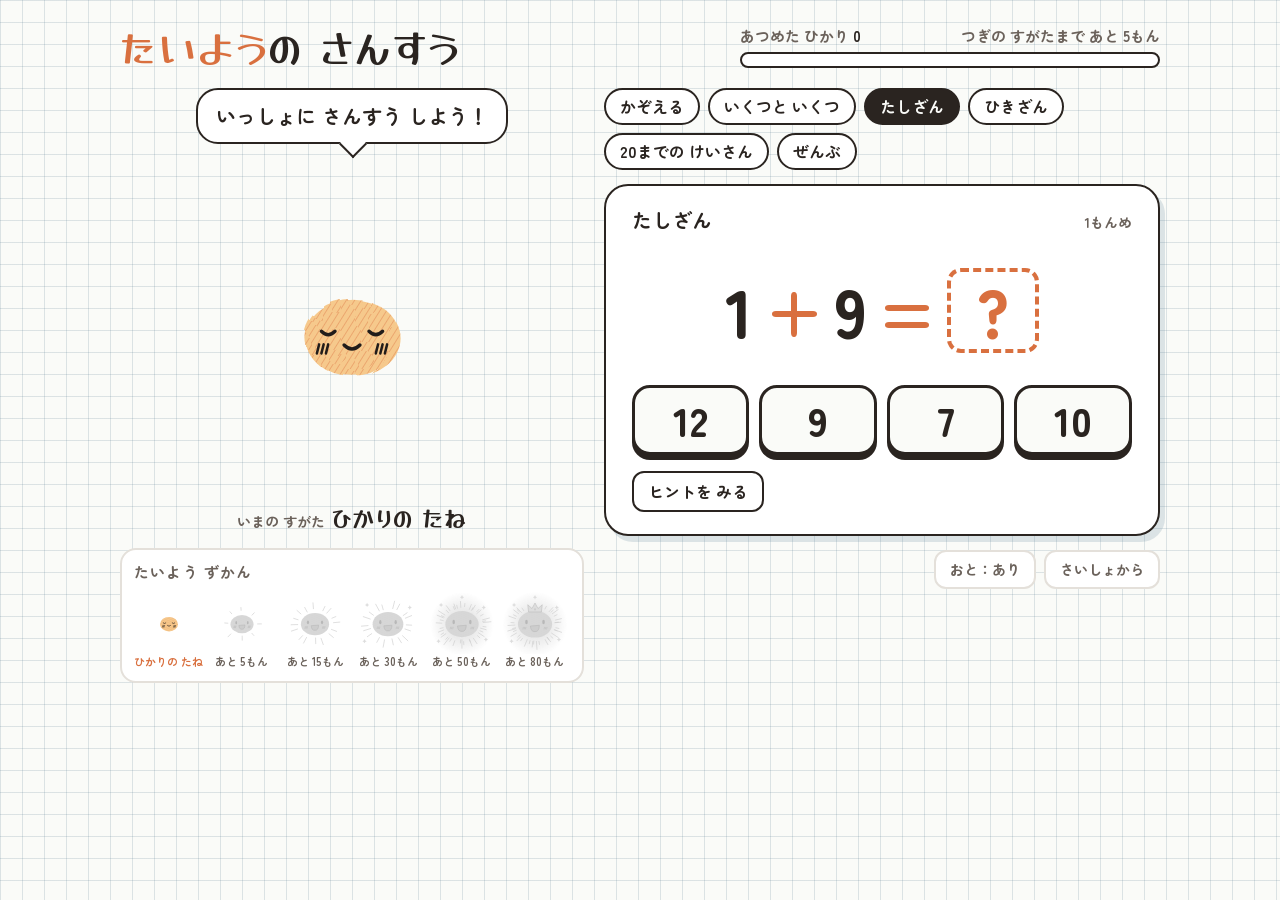
<file: sansu/index.html>
<!doctype html>
<html lang="ja">
<head>
<meta charset="utf-8">
<meta name="viewport" content="width=device-width, initial-scale=1, viewport-fit=cover">
<title>たいようの さんすう</title>
<meta name="claude:viewport-fit-sides" content="cover">
<link rel="preconnect" href="https://fonts.googleapis.com">
<link rel="preconnect" href="https://fonts.gstatic.com" crossorigin>
<link rel="stylesheet" href="https://fonts.googleapis.com/css2?family=Yusei+Magic&family=Zen+Maru+Gothic:wght@500;700;900&display=swap">
<style>
/* Layout: 方眼ノートの上に、左に「たいよう」、右に もんだいカード。スマホでは たてに ならべる */
:root {
  --paper: #FAFBF8;
  --grid: rgba(96, 128, 150, .20);
  --ink: #2A2420;
  --muted: #6B625B;
  --card: #FFFFFF;
  --line: #E4E0DA;
  --sun: #EE9A5E;
  --sun-deep: #D9703F;
  --ray: #D8634A;
  --sky: #5E9BD3;
  --ok: #2F8F55;
  --ok-bg: #E3F4E8;
  --ng: #C9483B;
  --ng-bg: #FBE7E3;
  --face: #211C1A;
  --gold: #F2C14B;
  --font-hand: "Yusei Magic", "Zen Maru Gothic", "Hiragino Maru Gothic ProN", "Hiragino Sans", sans-serif;
  --font-body: "Zen Maru Gothic", "Hiragino Maru Gothic ProN", "Hiragino Sans", "Noto Sans JP", sans-serif;
}
@media (prefers-color-scheme: dark) {
  :root:not([data-theme="light"]) {
    --paper: #1C2026; --grid: rgba(150, 180, 205, .12); --ink: #F3EEE8; --muted: #B5ADA5;
    --card: #282D35; --line: #3A404A; --ray: #F08566; --sky: #7DB4E6;
    --ok: #6CCB8D; --ok-bg: #1F3A2A; --ng: #F08A7C; --ng-bg: #43262A;
    color-scheme: dark;
  }
}
:root[data-theme="dark"] {
  --paper: #1C2026; --grid: rgba(150, 180, 205, .12); --ink: #F3EEE8; --muted: #B5ADA5;
  --card: #282D35; --line: #3A404A; --ray: #F08566; --sky: #7DB4E6;
  --ok: #6CCB8D; --ok-bg: #1F3A2A; --ng: #F08A7C; --ng-bg: #43262A;
  color-scheme: dark;
}

* { box-sizing: border-box; }
[hidden] { display: none !important; }
body {
  background-color: var(--paper);
  background-image:
    linear-gradient(var(--grid) 1px, transparent 1px),
    linear-gradient(90deg, var(--grid) 1px, transparent 1px);
  background-size: 22px 22px;
  color: var(--ink);
  font-family: var(--font-body);
  font-size: 18px;
  line-height: 1.6;
  padding-left: max(16px, env(safe-area-inset-left, 0px));
  padding-right: max(16px, env(safe-area-inset-right, 0px));
  padding-block: 16px 32px;
}
button { font: inherit; color: inherit; cursor: pointer; }
button:focus-visible { outline: 3px solid var(--sky); outline-offset: 3px; }

.app { max-width: 1040px; margin: 0 auto; display: grid; gap: 20px; }

/* ---------- あたま ---------- */
.top { display: flex; flex-wrap: wrap; align-items: center; justify-content: space-between; gap: 12px 20px; }
.top h1 { margin: 0; font-family: var(--font-hand); font-weight: 400; font-size: clamp(28px, 6vw, 40px); line-height: 1.1; letter-spacing: .04em; text-wrap: balance; }
.top h1 span { color: var(--sun-deep); }
.meter { flex: 1 1 260px; max-width: 420px; display: grid; gap: 4px; }
.meter-row { display: flex; justify-content: space-between; gap: 8px; font-size: 15px; color: var(--muted); font-weight: 700; }
.meter-row b { color: var(--ink); font-variant-numeric: tabular-nums; }
.bar { height: 16px; border-radius: 99px; background: var(--card); border: 2px solid var(--ink); overflow: hidden; }
.bar i { display: block; height: 100%; width: 0; background: repeating-linear-gradient(-45deg, var(--sun), var(--sun) 8px, var(--sun-deep) 8px, var(--sun-deep) 11px); transition: width .5s ease; }

/* ---------- ほんたい ---------- */
.main { display: grid; grid-template-columns: minmax(0, 5fr) minmax(0, 6fr); gap: 20px; align-items: start; }
@media (max-width: 760px) { .main { grid-template-columns: minmax(0, 1fr); } }

.buddy { display: grid; gap: 12px; justify-items: center; min-width: 0; }
.bubble {
  position: relative; background: var(--card); border: 2.5px solid var(--ink); border-radius: 22px;
  padding: 10px 18px; font-weight: 700; font-size: 20px; text-align: center; max-width: 100%; min-height: 54px;
  display: flex; align-items: center; justify-content: center;
}
.bubble::after {
  content: ""; position: absolute; left: 50%; bottom: -12px; width: 18px; height: 18px; margin-left: -9px;
  background: var(--card); border-right: 2.5px solid var(--ink); border-bottom: 2.5px solid var(--ink); transform: rotate(45deg);
}
.char-box { width: min(100%, 340px); aspect-ratio: 1; max-width: 100%; }
.char-box svg { width: 100%; height: 100%; display: block; overflow: visible; }
.stage-name { font-family: var(--font-hand); font-size: 24px; margin-top: -10px; }
.stage-name small { font-family: var(--font-body); font-size: 14px; color: var(--muted); font-weight: 700; margin-right: 6px; }

.zukan { width: 100%; background: var(--card); border: 2px solid var(--line); border-radius: 16px; padding: 10px 12px 12px; }
.zukan h2 { margin: 0 0 6px; font-size: 15px; color: var(--muted); letter-spacing: .08em; }
.zukan ol { list-style: none; margin: 0; padding: 0; display: grid; grid-template-columns: repeat(6, minmax(0, 1fr)); gap: 4px; }
.zukan li { display: grid; justify-items: center; text-align: center; font-size: 11px; line-height: 1.3; color: var(--muted); font-weight: 700; }
.zukan li svg { width: 100%; max-width: 64px; aspect-ratio: 1; display: block; }
.zukan li.locked svg { filter: grayscale(1) brightness(.75); opacity: .3; }
.zukan li.now { color: var(--sun-deep); }

/* キャラの うごき */
.char .whole { transform-origin: 150px 160px; animation: float 3.2s ease-in-out infinite; }
.char.happy .whole { animation: jump .7s cubic-bezier(.3,1.6,.5,1) 1; }
.char.oops .whole { animation: wobble .5s ease 1; }
.char .rays { transform-origin: 150px 160px; animation: spin 40s linear infinite; }
.char .sparkle { animation: twinkle 1.6s ease-in-out infinite; transform-box: fill-box; transform-origin: center; }
.char .sparkle:nth-of-type(2n) { animation-delay: .8s; }
@keyframes float { 50% { transform: translateY(-6px); } }
@keyframes jump { 0% { transform: translateY(0) scale(1); } 35% { transform: translateY(-28px) scale(1.06, .96); } 100% { transform: translateY(0) scale(1); } }
@keyframes wobble { 20% { transform: rotate(-6deg); } 50% { transform: rotate(5deg); } 80% { transform: rotate(-2deg); } }
@keyframes spin { to { transform: rotate(360deg); } }
@keyframes twinkle { 50% { transform: scale(.4); opacity: .4; } }

.c-body { fill: var(--sun); }
.c-hatch { fill: url(#crayon); }
.c-ray { stroke: var(--ray); stroke-width: 3; stroke-linecap: round; fill: none; }
.c-face { fill: var(--face); }
.c-stroke { stroke: var(--face); fill: none; stroke-linecap: round; stroke-linejoin: round; }
.c-mouth { fill: #E2604A; stroke: var(--face); stroke-width: 2.6; stroke-linejoin: round; }
.c-seed { fill: #F6C98C; }
.c-gold { fill: var(--gold); stroke: var(--face); stroke-width: 2.4; stroke-linejoin: round; }
.c-jewel { fill: #E2604A; }
.c-spark { fill: var(--gold); }
.c-drop { fill: var(--sky); }
.hatch-line { stroke: var(--sun-deep); stroke-width: 1.5; opacity: .45; }

/* ---------- もんだい ---------- */
.quiz { display: grid; gap: 14px; min-width: 0; }
.modes { display: flex; flex-wrap: wrap; gap: 8px; }
.mode {
  border: 2px solid var(--ink); background: var(--card); border-radius: 99px; padding: 6px 14px;
  font-weight: 700; font-size: 16px; line-height: 1.3;
}
.mode[aria-pressed="true"] { background: var(--ink); color: var(--paper); }

.card {
  background: var(--card); border: 2.5px solid var(--ink); border-radius: 24px;
  padding: 18px clamp(14px, 3vw, 26px) 22px; display: grid; gap: 16px; box-shadow: 5px 6px 0 var(--grid);
}
.card-head { display: flex; justify-content: space-between; align-items: baseline; gap: 10px; flex-wrap: wrap; }
.prompt { margin: 0; font-size: 20px; font-weight: 700; }
.qno { font-size: 14px; color: var(--muted); font-weight: 700; font-variant-numeric: tabular-nums; }

.eq {
  display: flex; flex-wrap: wrap; align-items: center; justify-content: center; gap: 4px 12px;
  font-weight: 900; font-size: clamp(44px, 11vw, 68px); line-height: 1.1; font-variant-numeric: tabular-nums;
}
.eq .word { font-size: .5em; font-weight: 700; color: var(--muted); }
.eq .op { color: var(--sun-deep); }
.blank {
  display: inline-grid; place-items: center; min-width: 1.35em; height: 1.25em; padding: 0 .12em;
  border: 4px dashed var(--sun-deep); border-radius: 14px; color: var(--sun-deep);
}
.blank.filled { border-style: solid; border-color: var(--ok); color: var(--ok); background: var(--ok-bg); }

.dots { display: grid; grid-template-columns: repeat(5, 34px); gap: 6px; justify-content: center; }
.dots.big { grid-template-columns: repeat(5, 44px); gap: 8px; }
.dot {
  width: 34px; height: 34px; border-radius: 50%; border: 2px solid var(--face);
  display: grid; place-items: center; font-size: 14px; font-weight: 900; color: var(--face);
}
.dots.big .dot { width: 44px; height: 44px; font-size: 17px; }
.dot.sun { background: var(--sun); }
.dot.sky { background: var(--sky); }
.dot.empty { background: transparent; border-style: dashed; border-color: var(--muted); color: var(--muted); }
.dot.gone { background: var(--sun); opacity: .35; position: relative; }
.dot.gone::before, .dot.gone::after { content: ""; position: absolute; width: 120%; height: 3px; background: var(--ng); border-radius: 2px; }
.dot.gone::before { transform: rotate(45deg); }
.dot.gone::after { transform: rotate(-45deg); }
.dot:nth-child(10n+1):not(:first-child) { margin-top: 10px; }
.dot:nth-child(10n+2):not(:nth-child(2)), .dot:nth-child(10n+3):not(:nth-child(3)),
.dot:nth-child(10n+4):not(:nth-child(4)), .dot:nth-child(10n+5):not(:nth-child(5)) { margin-top: 10px; }
.hint-box { display: grid; gap: 6px; justify-items: center; padding: 12px; border-radius: 16px; background: var(--paper); border: 2px dashed var(--line); }
.hint-box p { margin: 0; font-size: 15px; color: var(--muted); font-weight: 700; text-align: center; }

.choices { display: grid; grid-template-columns: repeat(4, minmax(0, 1fr)); gap: 10px; }
@media (max-width: 460px) { .choices { grid-template-columns: repeat(2, minmax(0, 1fr)); } }
.choice {
  border: 3px solid var(--ink); background: var(--paper); border-radius: 18px; padding: 8px 0;
  font-weight: 900; font-size: 40px; line-height: 1.2; font-variant-numeric: tabular-nums;
  box-shadow: 0 5px 0 var(--ink); transition: transform .08s, box-shadow .08s;
}
.choice:hover:not(:disabled) { background: var(--card); }
.choice:active:not(:disabled) { transform: translateY(4px); box-shadow: 0 1px 0 var(--ink); }
.choice.right { background: var(--ok-bg); border-color: var(--ok); color: var(--ok); box-shadow: 0 5px 0 var(--ok); }
.choice.wrong { background: var(--ng-bg); border-color: var(--ng); color: var(--ng); box-shadow: 0 2px 0 var(--ng); transform: translateY(3px); animation: shake .35s; }
.choice:disabled { cursor: default; }
@keyframes shake { 25% { translate: -6px 0; } 75% { translate: 6px 0; } }

.tools { display: flex; flex-wrap: wrap; justify-content: space-between; gap: 10px; }
.btn { border: 2px solid var(--ink); background: var(--card); border-radius: 12px; padding: 6px 14px; font-weight: 700; font-size: 16px; }
.btn.primary { background: var(--sun-deep); border-color: var(--sun-deep); color: #fff; }
.btn.ghost { border-color: var(--line); color: var(--muted); font-size: 14px; }

.foot { display: flex; flex-wrap: wrap; gap: 8px; justify-content: flex-end; align-items: center; font-size: 14px; color: var(--muted); }

/* ---------- せいちょう おめでとう ---------- */
.overlay { position: fixed; inset: 0; z-index: 20; display: grid; place-items: center; padding: max(16px, env(safe-area-inset-top, 0px)) max(16px, env(safe-area-inset-right, 0px)) max(16px, env(safe-area-inset-bottom, 0px)) max(16px, env(safe-area-inset-left, 0px)); background: rgba(20, 16, 12, .55); overflow-y: auto; }
.panel { display: grid; gap: 8px; justify-items: center; width: 100%; }
.overlay-card .sub { color: var(--muted); font-size: 16px; }

/* ---------- じゃんけん ---------- */
.jk-field { display: grid; grid-template-columns: 1fr auto 1fr; align-items: center; gap: 8px; width: 100%; margin-top: 4px; }
.jk-side { display: grid; justify-items: center; gap: 4px; font-weight: 700; font-size: 15px; color: var(--muted); }
.jk-char { width: 112px; height: 112px; display: grid; place-items: center; }
.jk-char svg { width: 100%; height: 100%; overflow: visible; }
.jk-you { border-radius: 50%; border: 3px dashed var(--line); font-family: var(--font-hand); font-size: 26px; color: var(--sky); width: 80px; height: 80px; margin: 8px; }
.jk-hand {
  width: 92px; height: 92px; border-radius: 22px; border: 3px solid var(--ink); background: var(--paper);
  display: grid; place-items: center; font-size: 52px; line-height: 1; font-weight: 900; color: var(--muted);
}
.jk-hand.shake { animation: fist .24s ease-in-out infinite; }
.jk-hand.win { border-color: var(--ok); background: var(--ok-bg); }
.jk-hand.lose { border-color: var(--line); opacity: .6; }
@keyframes fist { 50% { transform: translateY(-8px) rotate(-6deg); } }
.jk-vs { font-family: var(--font-hand); font-size: 26px; color: var(--sun-deep); }
.jk-msg { font-size: 20px; min-height: 1.6em; text-wrap: balance; word-break: keep-all; }
.jk-picks { display: grid; grid-template-columns: repeat(3, minmax(0, 1fr)); gap: 10px; width: 100%; }
.jk-pick {
  border: 3px solid var(--ink); background: var(--paper); border-radius: 18px; padding: 8px 0 6px;
  display: grid; justify-items: center; gap: 2px; font-weight: 900; font-size: 16px;
  box-shadow: 0 5px 0 var(--ink); transition: transform .08s, box-shadow .08s;
}
.jk-pick span { font-size: 40px; line-height: 1.1; }
.jk-pick:active:not(:disabled) { transform: translateY(4px); box-shadow: 0 1px 0 var(--ink); }
.jk-pick:disabled { opacity: .45; cursor: default; }
.jk-stars { display: flex; gap: 10px; font-size: 30px; line-height: 1; }
.jk-stars .w { color: var(--gold); }
.jk-stars .l { color: var(--muted); }
.jk-stars .p { color: var(--line); }
.overlay-card {
  background: var(--card); border: 3px solid var(--ink); border-radius: 28px; padding: 22px 22px 26px;
  width: min(420px, 100%); display: grid; gap: 8px; justify-items: center; text-align: center;
  animation: pop .45s cubic-bezier(.3,1.5,.5,1);
}
.overlay-card h2 { margin: 0; font-family: var(--font-hand); font-weight: 400; font-size: 30px; color: var(--sun-deep); }
.overlay-card p { margin: 0; font-weight: 700; }
.overlay-card .char-box { width: min(260px, 70vw); }
.overlay-card .btn { font-size: 20px; padding: 10px 28px; margin-top: 8px; }
@keyframes pop { from { transform: scale(.6); opacity: 0; } }

@media (prefers-reduced-motion: reduce) {
  *, *::before, *::after { animation: none !important; transition: none !important; }
}
</style>
</head>
<body>

<svg width="0" height="0" style="position:absolute" aria-hidden="true">
  <defs>
    <filter id="wobble" x="-10%" y="-10%" width="120%" height="120%">
      <feTurbulence type="fractalNoise" baseFrequency="0.035" numOctaves="2" seed="4"/>
      <feDisplacementMap in="SourceGraphic" scale="5"/>
    </filter>
    <pattern id="crayon" width="5" height="5" patternUnits="userSpaceOnUse" patternTransform="rotate(32)">
      <line x1="0" y1="0" x2="0" y2="5" class="hatch-line"/>
    </pattern>
    <radialGradient id="halo">
      <stop offset="45%" stop-color="#FFD98A" stop-opacity=".75"/>
      <stop offset="100%" stop-color="#FFD98A" stop-opacity="0"/>
    </radialGradient>
  </defs>
</svg>

<div class="app">
  <header class="top">
    <h1><span>たいよう</span>の さんすう</h1>
    <div class="meter" aria-live="polite">
      <div class="meter-row"><span>あつめた ひかり <b id="total">0</b></span><span id="nextText"></span></div>
      <div class="bar"><i id="barFill"></i></div>
    </div>
  </header>

  <main class="main">
    <section class="buddy" aria-label="たいよう">
      <div class="bubble" id="bubble" aria-live="polite">いっしょに さんすう しよう！</div>
      <div class="char-box" id="charBox"></div>
      <div class="stage-name" id="stageName"></div>
      <div class="zukan">
        <h2>たいよう ずかん</h2>
        <ol id="zukan"></ol>
      </div>
    </section>

    <section class="quiz" aria-label="もんだい">
      <div class="modes" id="modes" role="group" aria-label="もんだいの しゅるい"></div>
      <div class="card">
        <div class="card-head">
          <p class="prompt" id="prompt"></p>
          <span class="qno" id="qno"></span>
        </div>
        <div id="visual"></div>
        <div class="eq" id="eq"></div>
        <div id="hint"></div>
        <div class="choices" id="choices"></div>
        <div class="tools">
          <button class="btn" id="hintBtn" type="button">ヒントを みる</button>
          <button class="btn primary" id="nextBtn" type="button" hidden>つぎの もんだい</button>
        </div>
      </div>
      <div class="foot">
        <button class="btn ghost" id="soundBtn" type="button"></button>
        <button class="btn ghost" id="resetBtn" type="button">さいしょから</button>
      </div>
    </section>
  </main>
</div>

<div class="overlay" id="overlay" hidden>
  <div class="overlay-card" role="dialog" aria-modal="true" aria-labelledby="ovTitle">
    <div class="panel" id="growPanel">
      <h2 id="ovTitle">たいようが そだったよ！</h2>
      <div class="char-box" id="ovChar"></div>
      <p id="ovText"></p>
      <p class="sub">おいわいに じゃんけん しよう！</p>
      <button class="btn primary" id="ovBtn" type="button">じゃんけんで あそぶ</button>
    </div>

    <div class="panel" id="jkPanel" hidden>
      <h2>じゃんけん しょうぶ</h2>
      <p class="sub" id="jkRound"></p>
      <div class="jk-field">
        <div class="jk-side">
          <div class="jk-char" id="jkChar"></div>
          <div class="jk-hand" id="jkCpu">?</div>
          <span>たいよう</span>
        </div>
        <div class="jk-vs">VS</div>
        <div class="jk-side">
          <div class="jk-char jk-you" aria-hidden="true">きみ</div>
          <div class="jk-hand" id="jkYou">?</div>
          <span>きみ</span>
        </div>
      </div>
      <p class="jk-msg" id="jkMsg" aria-live="polite">どれを だす？</p>
      <div class="jk-picks" id="jkPicks">
        <button type="button" class="jk-pick" data-h="0"><span aria-hidden="true">✊</span>グー</button>
        <button type="button" class="jk-pick" data-h="1"><span aria-hidden="true">✌️</span>チョキ</button>
        <button type="button" class="jk-pick" data-h="2"><span aria-hidden="true">🖐️</span>パー</button>
      </div>
      <div class="jk-stars" id="jkStars" aria-label="しょうぶの けっか"></div>
      <button class="btn primary" id="jkDone" type="button" hidden>さんすうに もどる</button>
    </div>
  </div>
</div>

<script>
(() => {
  const STAGES = [
    { name: 'ひかりの たね', need: 0 },
    { name: 'ちびたいよう', need: 5 },
    { name: 'たいよう', need: 15 },
    { name: 'にこにこたいよう', need: 30 },
    { name: 'きらきらたいよう', need: 50 },
    { name: 'おひさまキング', need: 80 },
  ];
  const MODES = [
    { id: 'count', label: 'かぞえる' },
    { id: 'compose', label: 'いくつと いくつ' },
    { id: 'add', label: 'たしざん' },
    { id: 'sub', label: 'ひきざん' },
    { id: 'big', label: '20までの けいさん' },
    { id: 'mix', label: 'ぜんぶ' },
  ];
  const PRAISE = ['せいかい！', 'すごい！', 'やったね！', 'かんぺき！', 'ぽかぽか〜！', 'よく できたね！'];
  const OOPS = ['おしい！ もう いちど かんがえてみよう', 'だいじょうぶ！ ヒントを みてみよう', 'ゆっくりで いいよ'];
  const KEY = 'hinata-sansu-v1';

  const $ = (id) => document.getElementById(id);
  const rand = (a, b) => a + Math.floor(Math.random() * (b - a + 1));
  const pick = (arr) => arr[Math.floor(Math.random() * arr.length)];
  const shuffle = (arr) => { for (let i = arr.length - 1; i > 0; i--) { const j = Math.floor(Math.random() * (i + 1)); [arr[i], arr[j]] = [arr[j], arr[i]]; } return arr; };
  const stageOf = (t) => STAGES.reduce((s, st, i) => (t >= st.need ? i : s), 0);

  let state = { total: 0, mode: 'add', sound: true };
  try { Object.assign(state, JSON.parse(localStorage.getItem(KEY) || '{}')); } catch (e) {}
  const save = () => { try { localStorage.setItem(KEY, JSON.stringify(state)); } catch (e) {} };

  // ---------- たいようを かく ----------
  function seeded(seed) {
    return () => { seed |= 0; seed = (seed + 0x6D2B79F5) | 0; let t = Math.imul(seed ^ (seed >>> 15), 1 | seed); t = (t + Math.imul(t ^ (t >>> 7), 61 | t)) ^ t; return ((t ^ (t >>> 14)) >>> 0) / 4294967296; };
  }
  const SIZES = [
    { rx: 42, ry: 34, rays: 0, L: 0 },
    { rx: 54, ry: 43, rays: 8, L: 16 },
    { rx: 66, ry: 52, rays: 16, L: 26 },
    { rx: 72, ry: 57, rays: 18, L: 30 },
    { rx: 78, ry: 61, rays: 20, L: 32 },
    { rx: 80, ry: 63, rays: 22, L: 32 },
  ];
  const f = (n) => n.toFixed(1);

  function charSVG(stage, mood = 'normal', label = true) {
    const S = SIZES[stage];
    const cx = 150, cy = 160;
    const r = seeded(11 + stage * 17);
    let out = `<svg viewBox="0 0 300 300" class="char ${mood}" ${label ? `role="img" aria-label="${STAGES[stage].name}"` : 'aria-hidden="true"'}><g class="whole">`;

    if (stage >= 4) out += `<circle cx="${cx}" cy="${cy}" r="${S.rx + S.L + 40}" fill="url(#halo)"/>`;

    // ひかりの せん（ノートの え みたいに、ながさを ばらばらに）
    if (S.rays) {
      out += '<g class="rays" filter="url(#wobble)">';
      const lines = stage >= 4 ? S.rays * 2 : S.rays;
      for (let i = 0; i < lines; i++) {
        const short = stage >= 4 && i % 2 === 1;
        const a = (i / lines) * Math.PI * 2 + (r() - 0.5) * 0.2;
        if (stage === 5 && Math.abs(a - Math.PI * 1.5) < 0.42) continue; // おうかんの ところは あける
        const g = 12 + r() * 10;
        const L = S.L * (short ? 0.45 : 0.75 + r() * 0.5);
        const c = Math.cos(a), s = Math.sin(a);
        out += `<line class="c-ray" x1="${f(cx + (S.rx + g) * c)}" y1="${f(cy + (S.ry + g) * s)}" x2="${f(cx + (S.rx + g + L) * c)}" y2="${f(cy + (S.ry + g + L) * s)}"/>`;
      }
      out += '</g>';
    }

    if (stage >= 3) {
      const spots = [[52, 70], [252, 82], [40, 240], [262, 232], [150, 34]].slice(0, stage >= 4 ? 5 : 3);
      for (const [x, y] of spots) {
        out += `<path class="sparkle c-spark" d="M${x} ${y - 10} Q${x + 2} ${y - 2} ${x + 10} ${y} Q${x + 2} ${y + 2} ${x} ${y + 10} Q${x - 2} ${y + 2} ${x - 10} ${y} Q${x - 2} ${y - 2} ${x} ${y - 10}Z"/>`;
      }
    }

    // からだ（クレヨンで ぬった かんじ）
    out += `<g filter="url(#wobble)"><ellipse class="${stage === 0 ? 'c-seed' : 'c-body'}" cx="${cx}" cy="${cy}" rx="${S.rx}" ry="${S.ry}"/>`;
    out += `<ellipse class="c-hatch" cx="${cx}" cy="${cy}" rx="${S.rx}" ry="${S.ry}"/></g>`;

    // おうかん
    if (stage === 5) {
      const top = cy - S.ry + 6, w = 30;
      out += `<path class="c-gold" d="M${cx - w} ${top} L${cx - w - 4} ${top - 34} L${cx - 14} ${top - 16} L${cx} ${top - 42} L${cx + 14} ${top - 16} L${cx + w + 4} ${top - 34} L${cx + w} ${top} Z"/>`;
      out += `<circle class="c-jewel" cx="${cx}" cy="${top - 12}" r="5"/>`;
    }

    // かお
    const ex = S.rx * 0.5, ey = cy - S.ry * 0.16;
    if (stage === 0) {
      for (const sx of [-1, 1]) out += `<path class="c-stroke" stroke-width="3" d="M${f(cx + sx * ex - 6)} ${f(ey)} Q${f(cx + sx * ex)} ${f(ey + 6)} ${f(cx + sx * ex + 6)} ${f(ey)}"/>`;
    } else {
      const erx = Math.max(4, S.rx * 0.075), ery = Math.max(8, S.ry * 0.17);
      for (const sx of [-1, 1]) out += `<ellipse class="c-face" cx="${f(cx + sx * ex)}" cy="${f(ey)}" rx="${f(erx)}" ry="${f(ery)}"/>`;
    }
    // ほっぺの |||
    const bx = S.rx * 0.62, by = cy + S.ry * 0.3;
    for (const sx of [-1, 1]) {
      for (let k = -1; k <= 1; k++) {
        const x = cx + sx * bx + k * Math.max(4, S.rx * 0.075);
        out += `<path class="c-stroke" stroke-width="2.2" d="M${f(x + 1)} ${f(by - 4)} L${f(x - 1)} ${f(by + 4)}"/>`;
      }
    }
    // くち
    const my = cy + S.ry * 0.14;
    if (mood === 'oops') {
      out += `<ellipse class="c-mouth" cx="${cx}" cy="${f(my + S.ry * 0.12)}" rx="${f(S.rx * 0.09)}" ry="${f(S.ry * 0.13)}"/>`;
      out += `<path class="c-drop" d="M${f(cx + S.rx * 0.82)} ${f(cy - S.ry * 0.62)} q8 12 0 16 q-8 -4 0 -16z"/>`;
    } else if (stage === 0) {
      out += `<path class="c-stroke" stroke-width="3" d="M${cx - 7} ${f(my + 2)} Q${cx} ${f(my + 9)} ${cx + 7} ${f(my + 2)}"/>`;
    } else {
      const w = S.rx * (mood === 'happy' ? 0.32 : 0.27), h = S.ry * (mood === 'happy' ? 0.55 : 0.44);
      out += `<path class="c-mouth" d="M${f(cx - w)} ${f(my)} L${f(cx + w * 0.95)} ${f(my - h * 0.12)} Q${f(cx + w * 0.9)} ${f(my + h)} ${f(cx)} ${f(my + h * 0.95)} Q${f(cx - w * 0.92)} ${f(my + h)} ${f(cx - w)} ${f(my)} Z"/>`;
    }
    return out + '</g></svg>';
  }

  // ---------- もんだいを つくる ----------
  const BLANK = null;
  function makeQ(mode) {
    const m = mode === 'mix' ? pick(['count', 'compose', 'add', 'sub', 'big']) : mode;
    if (m === 'count') {
      const n = rand(1, 10);
      return { m, prompt: 'いくつ あるかな？', answer: n, count: n, eq: [BLANK], hint: [{ n, cls: 'sun' }], numbered: true, hintText: 'ひとつずつ かぞえてみよう' };
    }
    if (m === 'compose') {
      const t = rand(2, 10), a = rand(1, t - 1);
      return { m, prompt: '□に はいる かずは？', answer: t - a, eq: [t, 'は', a, 'と', BLANK], hint: [{ n: a, cls: 'sun' }, { n: t - a, cls: 'empty' }], hintText: `${t}こ のうち ${a}こ は ぬってあるよ。のこりは いくつ？` };
    }
    if (m === 'add') {
      const a = rand(1, 9), b = rand(1, 10 - a);
      return { m, prompt: 'たしざん', answer: a + b, eq: [a, '+', b, '=', BLANK], hint: [{ n: a, cls: 'sun' }, { n: b, cls: 'sky' }], hintText: 'ぜんぶで いくつ かな？' };
    }
    if (m === 'sub') {
      const a = rand(2, 10), b = rand(1, a);
      return { m, prompt: 'ひきざん', answer: a - b, eq: [a, '−', b, '=', BLANK], hint: [{ n: a - b, cls: 'sun' }, { n: b, cls: 'gone' }], hintText: `${b}こ とると、のこりは いくつ？` };
    }
    // 20までの けいさん（くりあがり・くりさがり）
    if (Math.random() < 0.5) {
      const a = rand(2, 9), b = rand(Math.max(2, 11 - a), 9);
      return { m, prompt: '20までの けいさん', answer: a + b, eq: [a, '+', b, '=', BLANK], hint: [{ n: a, cls: 'sun' }, { n: b, cls: 'sky' }], hintText: 'まず 10の まとまりを つくろう' };
    }
    const a = rand(11, 18), b = rand(a - 9, 9);
    return { m, prompt: '20までの けいさん', answer: a - b, eq: [a, '−', b, '=', BLANK], hint: [{ n: a - b, cls: 'sun' }, { n: b, cls: 'gone' }], hintText: '10の まとまりから ひいてみよう' };
  }

  function makeChoices(ans, min) {
    const cands = shuffle([-3, -2, -1, 1, 2, 3].map((d) => ans + d).filter((v) => v >= min && v <= 20));
    const pool = [ans];
    for (const c of cands) { if (pool.length < 4 && !pool.includes(c)) pool.push(c); }
    return shuffle(pool);
  }

  function dotsHTML(groups, numbered, big) {
    let html = '', i = 0;
    for (const g of groups) for (let k = 0; k < g.n; k++) { i++; html += `<span class="dot ${g.cls}">${numbered ? i : ''}</span>`; }
    return `<div class="dots${big ? ' big' : ''}">${html}</div>`;
  }

  // ---------- がめん ----------
  let q = null, lastKey = '', tries = 0, streak = 0, done = false, qCount = 0, mood = 'normal', moodTimer = 0, nextTimer = 0;

  function renderBuddy() {
    const st = stageOf(state.total);
    $('charBox').innerHTML = charSVG(st, mood);
    $('stageName').innerHTML = `<small>いまの すがた</small>${STAGES[st].name}`;
    $('total').textContent = state.total;
    const next = STAGES[st + 1];
    if (next) {
      const span = next.need - STAGES[st].need, got = state.total - STAGES[st].need;
      $('barFill').style.width = `${(got / span) * 100}%`;
      $('nextText').textContent = `つぎの すがたまで あと ${next.need - state.total}もん`;
    } else {
      $('barFill').style.width = '100%';
      $('nextText').textContent = 'さいごの すがたに なったよ！';
    }
    $('zukan').innerHTML = STAGES.map((s, i) => {
      const cls = i > st ? 'locked' : i === st ? 'now' : '';
      const text = i > st ? `あと ${s.need - state.total}もん` : s.name;
      return `<li class="${cls}">${charSVG(i, 'normal', false)}<span>${text}</span></li>`;
    }).join('');
  }

  function setMood(m, ms) {
    mood = m;
    clearTimeout(moodTimer);
    renderBuddy();
    if (ms) moodTimer = setTimeout(() => { mood = 'normal'; renderBuddy(); }, ms);
  }

  function renderModes() {
    $('modes').innerHTML = MODES.map((m) => `<button type="button" class="mode" data-mode="${m.id}" aria-pressed="${m.id === state.mode}">${m.label}</button>`).join('');
  }

  function renderEq(filled) {
    $('eq').innerHTML = q.eq.map((t) => {
      if (t === BLANK) return `<span class="blank${filled ? ' filled' : ''}">${filled ? q.answer : '?'}</span>`;
      if (typeof t === 'number') return `<span>${t}</span>`;
      if (t === 'は' || t === 'と') return `<span class="word">${t}</span>`;
      return `<span class="op">${t}</span>`;
    }).join('');
  }

  function showHint() {
    if (!q || q.m === 'count' && $('hint').innerHTML) return;
    if (q.m === 'count') {
      $('visual').innerHTML = dotsHTML(q.hint, true, true);
      $('hint').innerHTML = `<div class="hint-box"><p>${q.hintText}</p></div>`;
    } else {
      $('hint').innerHTML = `<div class="hint-box">${dotsHTML(q.hint, false, false)}<p>${q.hintText}</p></div>`;
    }
    $('hintBtn').hidden = true;
  }

  function newQuestion() {
    clearTimeout(nextTimer);
    let next, guard = 0;
    do { next = makeQ(state.mode); guard++; } while (next.eq.join(',') + next.answer + next.m === lastKey && guard < 10);
    q = next;
    lastKey = q.eq.join(',') + q.answer + q.m;
    tries = 0; done = false; qCount++;
    $('prompt').textContent = q.prompt;
    $('qno').textContent = `${qCount}もんめ`;
    $('visual').innerHTML = q.m === 'count' ? dotsHTML(q.hint, false, true) : '';
    $('eq').hidden = q.m === 'count';
    renderEq(false);
    $('hint').innerHTML = '';
    $('hintBtn').hidden = false;
    $('nextBtn').hidden = true;
    const min = q.m === 'count' || q.m === 'compose' ? 1 : 0;
    $('choices').innerHTML = makeChoices(q.answer, min).map((v) => `<button type="button" class="choice" data-v="${v}">${v}</button>`).join('');
  }

  function answer(btn) {
    if (done) return;
    const v = Number(btn.dataset.v);
    tries++;
    if (v === q.answer) {
      done = true;
      btn.classList.add('right');
      document.querySelectorAll('.choice').forEach((b) => { b.disabled = true; });
      $('eq').hidden = false;
      renderEq(true);
      const before = stageOf(state.total);
      state.total++;
      streak = tries === 1 ? streak + 1 : 0;
      save();
      let msg = pick(PRAISE);
      if (streak > 0 && streak % 5 === 0) msg = `${streak}もん れんぞく せいかい！`;
      $('bubble').textContent = msg;
      chime(true);
      setMood('happy', 1100);
      const after = stageOf(state.total);
      $('nextBtn').hidden = false;
      $('hintBtn').hidden = true;
      if (after > before) {
        setTimeout(() => levelUp(after), 700);
      } else {
        nextTimer = setTimeout(newQuestion, 1400);
      }
    } else {
      streak = 0;
      btn.classList.add('wrong');
      btn.disabled = true;
      $('bubble').textContent = pick(OOPS);
      chime(false);
      setMood('oops', 1200);
      showHint();
    }
  }

  function levelUp(stage) {
    $('ovChar').innerHTML = charSVG(stage, 'happy');
    $('ovText').textContent = `「${STAGES[stage].name}」に なった！`;
    $('growPanel').hidden = false;
    $('jkPanel').hidden = true;
    $('overlay').hidden = false;
    chime(true, true);
    $('ovBtn').focus();
  }

  // ---------- じゃんけん ミニゲーム（せいちょう するたびに あそべる） ----------
  const HANDS = ['✊', '✌️', '🖐️'];
  const HAND_NAMES = ['グー', 'チョキ', 'パー'];
  const JK_ROUNDS = 3;
  let jk = { stage: 0, results: [], busy: false };

  function jkRender(cpuMood = 'normal') {
    $('jkChar').innerHTML = charSVG(jk.stage, cpuMood, false);
    const n = jk.results.length;
    $('jkRound').textContent = n < JK_ROUNDS ? `${JK_ROUNDS}かい しょうぶ の ${n + 1}かいめ` : `${JK_ROUNDS}かい しょうぶ おわり`;
    let stars = '';
    for (let i = 0; i < JK_ROUNDS; i++) {
      const r = jk.results[i];
      stars += r === 'win' ? '<span class="w">★</span>' : r === 'lose' ? '<span class="l">●</span>' : '<span class="p">○</span>';
    }
    $('jkStars').innerHTML = stars;
  }

  function jkStart() {
    jk = { stage: stageOf(state.total), results: [], busy: false };
    $('growPanel').hidden = true;
    $('jkPanel').hidden = false;
    $('jkCpu').textContent = '?'; $('jkYou').textContent = '?';
    $('jkCpu').className = 'jk-hand'; $('jkYou').className = 'jk-hand';
    $('jkMsg').textContent = 'どれを だす？';
    $('jkDone').hidden = true;
    document.querySelectorAll('.jk-pick').forEach((b) => { b.disabled = false; });
    jkRender();
    document.querySelector('.jk-pick').focus();
  }

  function jkPlay(you) {
    if (jk.busy || jk.results.length >= JK_ROUNDS) return;
    jk.busy = true;
    const picks = document.querySelectorAll('.jk-pick');
    picks.forEach((b) => { b.disabled = true; });
    $('jkCpu').className = 'jk-hand shake'; $('jkYou').className = 'jk-hand shake';
    $('jkCpu').textContent = HANDS[0]; $('jkYou').textContent = HANDS[0];
    $('jkMsg').textContent = 'じゃん けん…';
    setTimeout(() => {
      // たいようは てかげん する：だいたい きみが かつ。1かい まけたら あとは かならず かてる（3かい しょうぶは かならず かちこし）
      const lost = jk.results.includes('lose');
      const roll = Math.random();
      const outcome = lost || roll < 0.75 ? 'win' : roll < 0.9 ? 'draw' : 'lose';
      const cpu = outcome === 'win' ? (you + 1) % 3 : outcome === 'draw' ? you : (you + 2) % 3;
      const diff = (you - cpu + 3) % 3; // 0: あいこ, 2: きみの かち, 1: まけ
      $('jkCpu').textContent = HANDS[cpu]; $('jkYou').textContent = HANDS[you];
      $('jkCpu').className = 'jk-hand'; $('jkYou').className = 'jk-hand';
      if (diff === 0) {
        $('jkMsg').textContent = `${HAND_NAMES[you]} と ${HAND_NAMES[cpu]}… あいこで しょ！`;
        jkRender();
      } else {
        const win = diff === 2;
        jk.results.push(win ? 'win' : 'lose');
        $(win ? 'jkYou' : 'jkCpu').classList.add('win');
        $(win ? 'jkCpu' : 'jkYou').classList.add('lose');
        $('jkMsg').textContent = win ? 'ぽん！ きみの かち！' : 'ぽん！ たいようの かち！';
        chime(win);
        jkRender(win ? 'oops' : 'happy');
      }
      jk.busy = false;
      if (jk.results.length >= JK_ROUNDS) return setTimeout(jkFinish, 900);
      picks.forEach((b) => { b.disabled = false; });
    }, 800);
  }

  function jkFinish() {
    const wins = jk.results.filter((r) => r === 'win').length;
    const msg = ['たいようの ぜんしょう！ また あそぼう', 'たいようの かち！ つぎは まけないよ', 'きみの かち！ やったね！', 'ぜんしょう！ じゃんけん めいじん だ！'][wins];
    $('jkMsg').textContent = msg;
    jkRender(wins >= 2 ? 'oops' : 'happy');
    $('jkRound').textContent = `${JK_ROUNDS}かい ちゅう ${wins}かい かったよ`;
    if (wins >= 2) chime(true, true);
    $('jkDone').hidden = false;
    $('jkDone').focus();
  }

  function closeOverlay() {
    $('overlay').hidden = true;
    $('bubble').textContent = 'たのしかった！ また そだててね';
    newQuestion();
  }

  // ---------- おと ----------
  let ctx = null;
  function chime(good, fanfare) {
    if (!state.sound) return;
    try {
      ctx = ctx || new (window.AudioContext || window.webkitAudioContext)();
      const notes = good ? (fanfare ? [523, 659, 784, 1047, 784, 1047] : [659, 988]) : [330, 262];
      notes.forEach((hz, i) => {
        const o = ctx.createOscillator(), g = ctx.createGain(), t = ctx.currentTime + i * (fanfare ? 0.12 : 0.1);
        o.type = good ? 'triangle' : 'sine';
        o.frequency.value = hz;
        g.gain.setValueAtTime(0.0001, t);
        g.gain.exponentialRampToValueAtTime(0.18, t + 0.02);
        g.gain.exponentialRampToValueAtTime(0.0001, t + 0.25);
        o.connect(g).connect(ctx.destination);
        o.start(t); o.stop(t + 0.3);
      });
    } catch (e) {}
  }
  const renderSound = () => { $('soundBtn').textContent = state.sound ? 'おと：あり' : 'おと：なし'; };

  // ---------- そうさ ----------
  $('choices').addEventListener('click', (e) => { const b = e.target.closest('.choice'); if (b && !b.disabled) answer(b); });
  $('modes').addEventListener('click', (e) => {
    const b = e.target.closest('.mode'); if (!b) return;
    state.mode = b.dataset.mode; save(); renderModes(); qCount = 0; newQuestion();
    $('bubble').textContent = `「${b.textContent}」を やってみよう！`;
  });
  $('hintBtn').addEventListener('click', showHint);
  $('nextBtn').addEventListener('click', newQuestion);
  $('ovBtn').addEventListener('click', jkStart);
  $('jkPicks').addEventListener('click', (e) => { const b = e.target.closest('.jk-pick'); if (b && !b.disabled) jkPlay(Number(b.dataset.h)); });
  $('jkDone').addEventListener('click', closeOverlay);
  $('soundBtn').addEventListener('click', () => { state.sound = !state.sound; save(); renderSound(); });
  let resetArmed = false, resetTimer = 0;
  $('resetBtn').addEventListener('click', () => {
    if (!resetArmed) {
      resetArmed = true;
      $('resetBtn').textContent = 'ほんとうに？ もういちど おしてね';
      resetTimer = setTimeout(() => { resetArmed = false; $('resetBtn').textContent = 'さいしょから'; }, 4000);
      return;
    }
    clearTimeout(resetTimer); resetArmed = false;
    $('resetBtn').textContent = 'さいしょから';
    state.total = 0; streak = 0; qCount = 0; save();
    $('bubble').textContent = 'また たねから そだてよう！';
    renderBuddy(); newQuestion();
  });

  renderModes();
  renderSound();
  renderBuddy();
  newQuestion();
})();
</script>
</body>
</html>
</file>
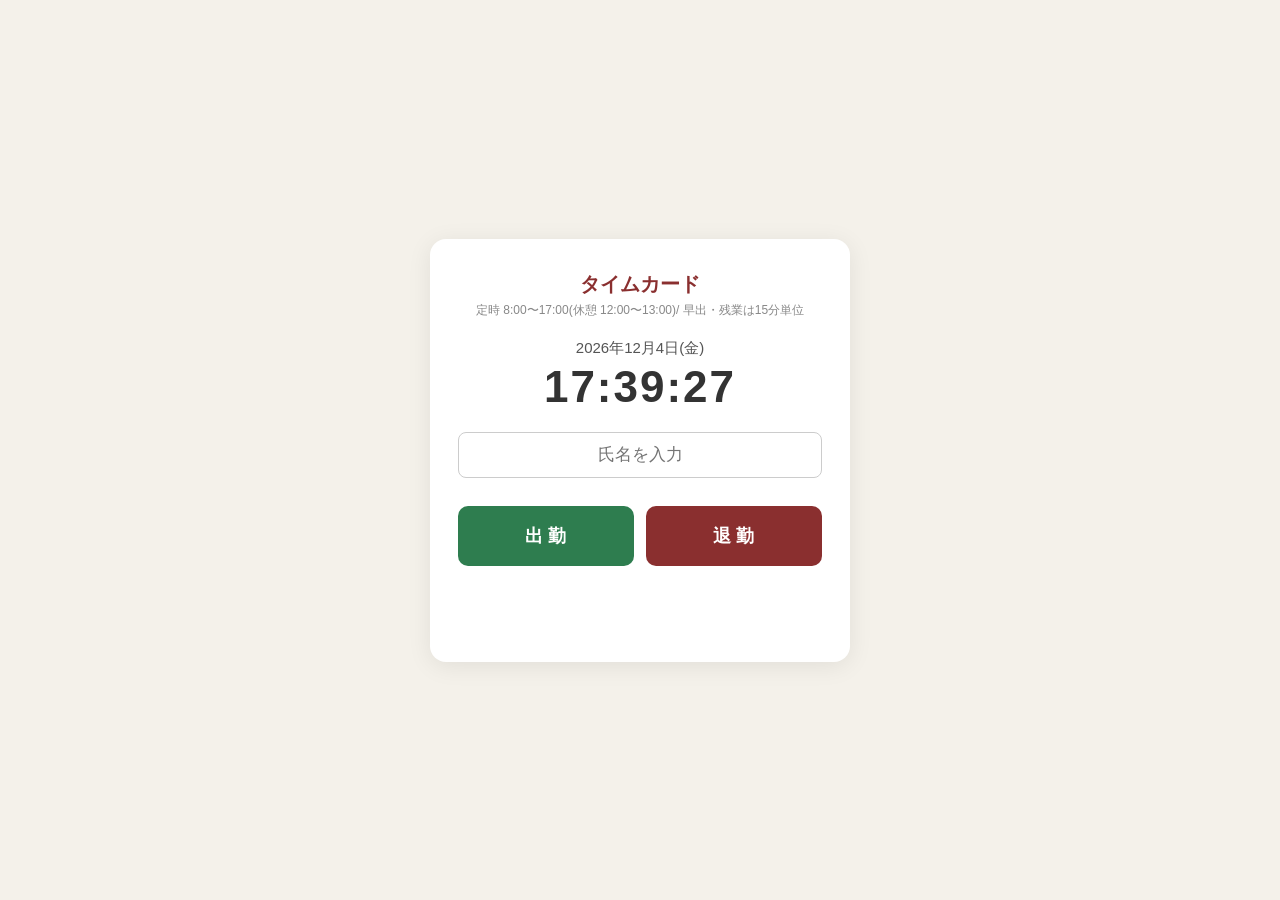
<file: timecard/index.html>
<!DOCTYPE html>
<html lang="ja">
<head>
  <meta charset="UTF-8">
  <title>タイムカード</title>
  <style>
    * { box-sizing: border-box; margin: 0; padding: 0; }
    body {
      font-family: "Hiragino Kaku Gothic ProN", "Yu Gothic", sans-serif;
      background: #f4f1ea;
      display: flex;
      justify-content: center;
      align-items: center;
      min-height: 100vh;
      padding: 16px;
    }
    .card {
      background: #fff;
      border-radius: 16px;
      box-shadow: 0 4px 24px rgba(0, 0, 0, .08);
      padding: 32px 28px;
      width: 100%;
      max-width: 420px;
      text-align: center;
    }
    h1 { font-size: 20px; color: #8a2f2f; margin-bottom: 4px; }
    .rule { font-size: 12px; color: #888; margin-bottom: 20px; }
    .date { font-size: 15px; color: #555; }
    .clock { font-size: 44px; font-weight: 700; letter-spacing: 2px; color: #333; margin: 4px 0 20px; }
    input[type="text"] {
      width: 100%;
      font-size: 17px;
      padding: 12px;
      border: 1px solid #ccc;
      border-radius: 8px;
      margin-bottom: 16px;
      text-align: center;
    }
    .buttons { display: flex; gap: 12px; margin-bottom: 16px; }
    button {
      flex: 1;
      font-size: 18px;
      font-weight: 700;
      padding: 18px 0;
      border: none;
      border-radius: 10px;
      color: #fff;
      cursor: pointer;
      transition: opacity .15s;
    }
    button:disabled { opacity: .4; cursor: not-allowed; }
    .in { background: #2e7d4f; }
    .out { background: #8a2f2f; }
    #message {
      min-height: 48px;
      font-size: 14px;
      color: #444;
      white-space: pre-line;
      line-height: 1.6;
    }
    #message.error { color: #c62828; }
    .status { font-size: 13px; color: #777; margin-bottom: 12px; }
  </style>
</head>
<body>
  <div class="card">
    <h1>タイムカード</h1>
    <p class="rule">定時 8:00〜17:00(休憩 12:00〜13:00)/ 早出・残業は15分単位</p>
    <p class="date" id="date"></p>
    <p class="clock" id="clock">--:--:--</p>
    <input type="text" id="name" placeholder="氏名を入力" autocomplete="name">
    <p class="status" id="status"></p>
    <div class="buttons">
      <button class="in" id="btnIn" onclick="punch('punchIn')">出 勤</button>
      <button class="out" id="btnOut" onclick="punch('punchOut')">退 勤</button>
    </div>
    <p id="message"></p>
  </div>

  <script>
    var nameInput = document.getElementById('name');
    var statusEl = document.getElementById('status');
    var messageEl = document.getElementById('message');
    var btnIn = document.getElementById('btnIn');
    var btnOut = document.getElementById('btnOut');

    // 時計表示
    function tick() {
      var now = new Date();
      var pad = function (n) { return ('0' + n).slice(-2); };
      document.getElementById('clock').textContent =
        pad(now.getHours()) + ':' + pad(now.getMinutes()) + ':' + pad(now.getSeconds());
      var days = ['日', '月', '火', '水', '木', '金', '土'];
      document.getElementById('date').textContent =
        now.getFullYear() + '年' + (now.getMonth() + 1) + '月' + now.getDate() + '日(' + days[now.getDay()] + ')';
    }
    setInterval(tick, 1000);
    tick();

    // 前回入力した氏名を復元
    try {
      var saved = localStorage.getItem('timecard_name');
      if (saved) { nameInput.value = saved; refreshStatus(); }
    } catch (e) {}

    nameInput.addEventListener('change', refreshStatus);

    function setBusy(busy) {
      btnIn.disabled = busy;
      btnOut.disabled = busy;
    }

    function punch(fn) {
      var name = nameInput.value.trim();
      if (!name) {
        showMessage('氏名を入力してください。', true);
        return;
      }
      try { localStorage.setItem('timecard_name', name); } catch (e) {}

      setBusy(true);
      showMessage('打刻中...', false);
      google.script.run
        .withSuccessHandler(function (res) {
          setBusy(false);
          showMessage(res.message, !res.ok);
          refreshStatus();
        })
        .withFailureHandler(function (err) {
          setBusy(false);
          showMessage('エラーが発生しました: ' + err.message, true);
        })[fn](name);
    }

    function refreshStatus() {
      var name = nameInput.value.trim();
      if (!name) { statusEl.textContent = ''; return; }
      google.script.run
        .withSuccessHandler(function (s) {
          if (!s.punchedIn) {
            statusEl.textContent = '本日は未打刻です';
          } else if (!s.punchedOut) {
            statusEl.textContent = '出勤中(出勤 ' + s.clockIn + ')';
          } else {
            statusEl.textContent = '退勤済み(出勤 ' + s.clockIn + ' / 退勤 ' + s.clockOut + ')';
          }
        })
        .getStatus(name);
    }

    function showMessage(text, isError) {
      messageEl.textContent = text;
      messageEl.className = isError ? 'error' : '';
    }
  </script>
</body>
</html>
</file>
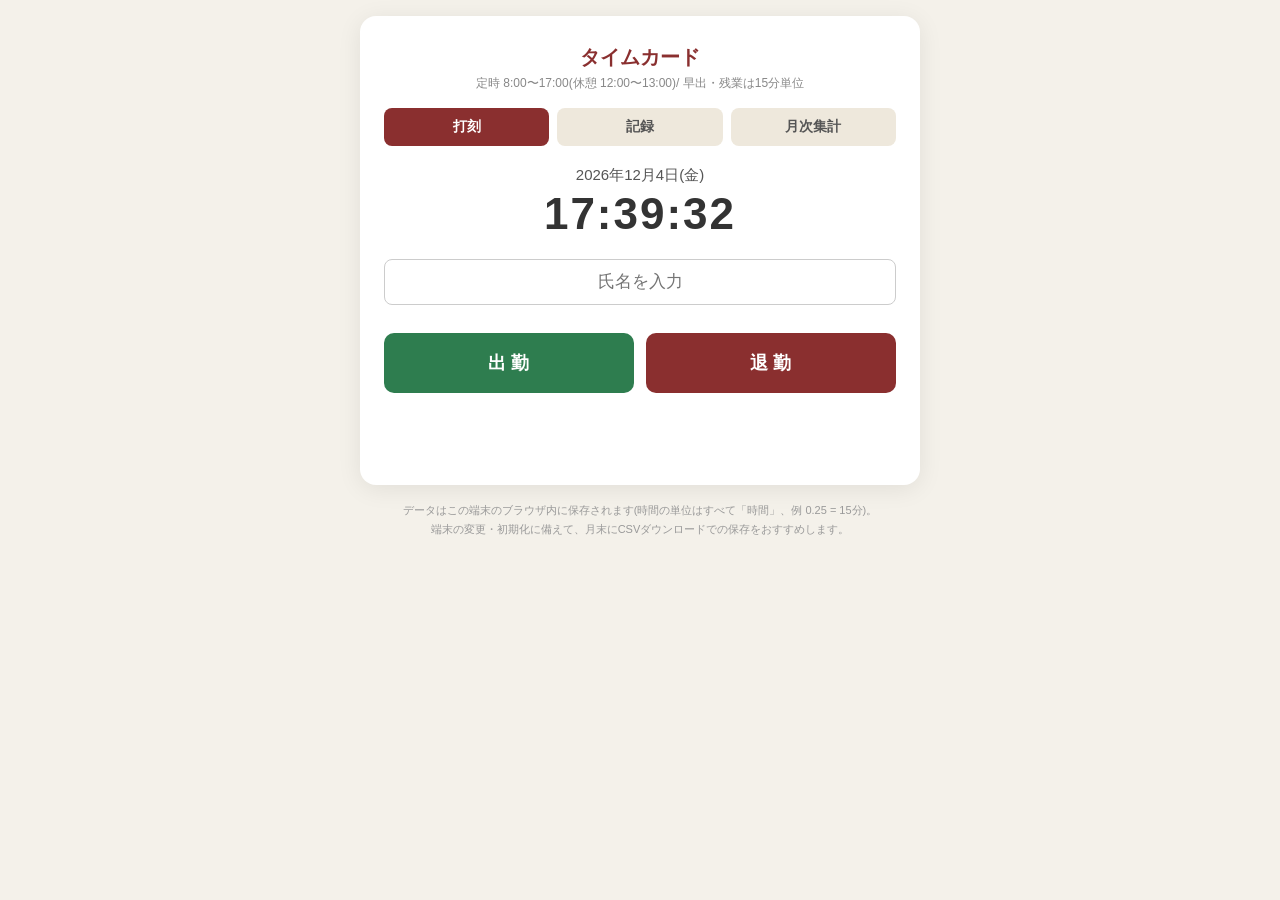
<file: timecard/app.html>
<!DOCTYPE html>
<html lang="ja">
<head>
<meta charset="UTF-8">
<meta name="viewport" content="width=device-width, initial-scale=1">
<title>タイムカード</title>
<style>
  * { box-sizing: border-box; margin: 0; padding: 0; }
  body {
    font-family: "Hiragino Kaku Gothic ProN", "Yu Gothic", sans-serif;
    background: #f4f1ea;
    min-height: 100vh;
    padding: 16px;
    display: flex;
    flex-direction: column;
    align-items: center;
  }
  .card {
    background: #fff;
    border-radius: 16px;
    box-shadow: 0 4px 24px rgba(0, 0, 0, .08);
    padding: 28px 24px;
    width: 100%;
    max-width: 560px;
    margin-bottom: 16px;
  }
  h1 { font-size: 20px; color: #8a2f2f; text-align: center; margin-bottom: 4px; }
  .rule { font-size: 12px; color: #888; text-align: center; margin-bottom: 16px; }
  .tabs { display: flex; gap: 8px; margin-bottom: 20px; }
  .tab {
    flex: 1; padding: 10px 0; border: none; border-radius: 8px;
    background: #eee8dc; color: #555; font-size: 14px; font-weight: 700; cursor: pointer;
  }
  .tab.active { background: #8a2f2f; color: #fff; }
  .pane { display: none; }
  .pane.active { display: block; }

  /* 打刻 */
  .date { font-size: 15px; color: #555; text-align: center; }
  .clock { font-size: 44px; font-weight: 700; letter-spacing: 2px; color: #333; text-align: center; margin: 4px 0 20px; }
  input[type="text"] {
    width: 100%; font-size: 17px; padding: 12px; border: 1px solid #ccc;
    border-radius: 8px; margin-bottom: 16px; text-align: center;
  }
  .buttons { display: flex; gap: 12px; margin-bottom: 16px; }
  .buttons button {
    flex: 1; font-size: 18px; font-weight: 700; padding: 18px 0; border: none;
    border-radius: 10px; color: #fff; cursor: pointer;
  }
  .buttons button:disabled { opacity: .4; cursor: not-allowed; }
  .in { background: #2e7d4f; }
  .out { background: #8a2f2f; }
  #message { min-height: 48px; font-size: 14px; color: #444; white-space: pre-line; line-height: 1.6; text-align: center; }
  #message.error { color: #c62828; }
  .status { font-size: 13px; color: #777; text-align: center; margin-bottom: 12px; }

  /* 記録・集計 */
  .toolbar { display: flex; gap: 8px; align-items: center; margin-bottom: 12px; flex-wrap: wrap; }
  .toolbar input[type="month"] {
    font-size: 15px; padding: 8px; border: 1px solid #ccc; border-radius: 8px;
  }
  .toolbar button {
    padding: 9px 14px; border: 1px solid #8a2f2f; border-radius: 8px;
    background: #fff; color: #8a2f2f; font-size: 13px; font-weight: 700; cursor: pointer;
  }
  table { width: 100%; border-collapse: collapse; font-size: 13px; }
  th, td { padding: 8px 6px; border-bottom: 1px solid #eee; text-align: center; white-space: nowrap; }
  th { background: #faf7f0; color: #666; font-weight: 700; }
  .empty { color: #999; text-align: center; padding: 24px 0; font-size: 14px; }
  .del { color: #c62828; cursor: pointer; border: none; background: none; font-size: 13px; }
  .table-wrap { overflow-x: auto; }
  .note { font-size: 11px; color: #999; text-align: center; max-width: 560px; line-height: 1.7; }
  .sum-row td { font-weight: 700; background: #faf7f0; }
</style>
</head>
<body>
  <div class="card">
    <h1>タイムカード</h1>
    <p class="rule">定時 8:00〜17:00(休憩 12:00〜13:00)/ 早出・残業は15分単位</p>

    <div class="tabs">
      <button class="tab active" data-pane="punch">打刻</button>
      <button class="tab" data-pane="records">記録</button>
      <button class="tab" data-pane="summary">月次集計</button>
    </div>

    <!-- 打刻 -->
    <div class="pane active" id="pane-punch">
      <p class="date" id="date"></p>
      <p class="clock" id="clock">--:--:--</p>
      <input type="text" id="name" placeholder="氏名を入力" autocomplete="name">
      <p class="status" id="status"></p>
      <div class="buttons">
        <button class="in" id="btnIn">出 勤</button>
        <button class="out" id="btnOut">退 勤</button>
      </div>
      <p id="message"></p>
    </div>

    <!-- 記録 -->
    <div class="pane" id="pane-records">
      <div class="toolbar">
        <input type="month" id="recMonth">
        <button id="btnCsv">CSVダウンロード</button>
      </div>
      <div class="table-wrap">
        <table>
          <thead>
            <tr><th>日付</th><th>氏名</th><th>出勤</th><th>退勤</th><th>所定内</th><th>早出</th><th>残業</th><th>合計</th><th></th></tr>
          </thead>
          <tbody id="recBody"></tbody>
        </table>
      </div>
      <p class="empty" id="recEmpty" style="display:none">この月の記録はありません</p>
    </div>

    <!-- 月次集計 -->
    <div class="pane" id="pane-summary">
      <div class="toolbar">
        <input type="month" id="sumMonth">
        <button id="btnSumCsv">CSVダウンロード</button>
      </div>
      <div class="table-wrap">
        <table>
          <thead>
            <tr><th>氏名</th><th>出勤日数</th><th>所定内</th><th>早出</th><th>残業</th><th>就業時間合計</th></tr>
          </thead>
          <tbody id="sumBody"></tbody>
        </table>
      </div>
      <p class="empty" id="sumEmpty" style="display:none">この月の記録はありません</p>
    </div>
  </div>

  <p class="note">
    データはこの端末のブラウザ内に保存されます(時間の単位はすべて「時間」、例 0.25 = 15分)。<br>
    端末の変更・初期化に備えて、月末にCSVダウンロードでの保存をおすすめします。
  </p>

<script>
(function () {
  'use strict';

  // ---- 勤務ルール ----
  var WORK_START = 8 * 60;   // 8:00
  var WORK_END = 17 * 60;    // 17:00
  var BREAK_START = 12 * 60; // 12:00
  var BREAK_END = 13 * 60;   // 13:00
  var ROUND_UNIT = 15;       // 早出・残業の丸め単位(分・切り捨て)

  var STORE_KEY = 'timecard_records_v1';
  var NAME_KEY = 'timecard_name';

  // ---- ストレージ ----
  function loadRecords() {
    try { return JSON.parse(localStorage.getItem(STORE_KEY)) || []; }
    catch (e) { return []; }
  }
  function saveRecords(records) {
    localStorage.setItem(STORE_KEY, JSON.stringify(records));
  }

  // ---- 日時ユーティリティ ----
  function pad(n) { return ('0' + n).slice(-2); }
  function todayStr() {
    var d = new Date();
    return d.getFullYear() + '-' + pad(d.getMonth() + 1) + '-' + pad(d.getDate());
  }
  function nowStr() {
    var d = new Date();
    return pad(d.getHours()) + ':' + pad(d.getMinutes());
  }
  function monthStr(d) {
    return d.getFullYear() + '-' + pad(d.getMonth() + 1);
  }
  function toMinutes(hhmm) {
    var p = hhmm.split(':');
    return Number(p[0]) * 60 + Number(p[1]);
  }

  // ---- 労働時間計算 ----
  function overlap(aS, aE, bS, bE) {
    return Math.max(0, Math.min(aE, bE) - Math.max(aS, bS));
  }
  function round2(n) { return Math.round(n * 100) / 100; }
  function calc(clockIn, clockOut) {
    var i = toMinutes(clockIn), o = toMinutes(clockOut);
    if (o < i) o = i;
    var reg = overlap(i, o, WORK_START, WORK_END) - overlap(i, o, BREAK_START, BREAK_END);
    if (reg < 0) reg = 0;
    var early = Math.floor(Math.max(0, WORK_START - i) / ROUND_UNIT) * ROUND_UNIT;
    var ot = Math.floor(Math.max(0, o - WORK_END) / ROUND_UNIT) * ROUND_UNIT;
    return {
      reg: round2(reg / 60),
      early: round2(early / 60),
      ot: round2(ot / 60),
      total: round2((reg + early + ot) / 60)
    };
  }

  // ---- 打刻 ----
  var nameInput = document.getElementById('name');
  var statusEl = document.getElementById('status');
  var messageEl = document.getElementById('message');

  function findToday(records, name) {
    var t = todayStr();
    for (var i = 0; i < records.length; i++) {
      if (records[i].date === t && records[i].name === name) return i;
    }
    return -1;
  }

  function showMessage(text, isError) {
    messageEl.textContent = text;
    messageEl.className = isError ? 'error' : '';
  }

  function refreshStatus() {
    var name = nameInput.value.trim();
    if (!name) { statusEl.textContent = ''; return; }
    var records = loadRecords();
    var idx = findToday(records, name);
    if (idx === -1) {
      statusEl.textContent = '本日は未打刻です';
    } else if (!records[idx].out) {
      statusEl.textContent = '出勤中(出勤 ' + records[idx].in + ')';
    } else {
      statusEl.textContent = '退勤済み(出勤 ' + records[idx].in + ' / 退勤 ' + records[idx].out + ')';
    }
  }

  document.getElementById('btnIn').addEventListener('click', function () {
    var name = nameInput.value.trim();
    if (!name) { showMessage('氏名を入力してください。', true); return; }
    localStorage.setItem(NAME_KEY, name);
    var records = loadRecords();
    if (findToday(records, name) !== -1) {
      showMessage('本日はすでに出勤打刻済みです。', true);
      return;
    }
    var t = nowStr();
    records.push({ date: todayStr(), name: name, in: t, out: null, reg: 0, early: 0, ot: 0, total: 0 });
    saveRecords(records);
    showMessage(name + ' さん、出勤打刻しました(' + t + ')。', false);
    refreshStatus();
    renderRecords();
  });

  document.getElementById('btnOut').addEventListener('click', function () {
    var name = nameInput.value.trim();
    if (!name) { showMessage('氏名を入力してください。', true); return; }
    localStorage.setItem(NAME_KEY, name);
    var records = loadRecords();
    var idx = findToday(records, name);
    if (idx === -1) {
      showMessage('本日の出勤打刻が見つかりません。先に出勤打刻をしてください。', true);
      return;
    }
    if (records[idx].out) {
      showMessage('本日はすでに退勤打刻済みです。', true);
      return;
    }
    var t = nowStr();
    var r = calc(records[idx].in, t);
    records[idx].out = t;
    records[idx].reg = r.reg;
    records[idx].early = r.early;
    records[idx].ot = r.ot;
    records[idx].total = r.total;
    saveRecords(records);
    showMessage(
      name + ' さん、退勤打刻しました(' + t + ')。\n' +
      '所定内 ' + r.reg + 'h / 早出 ' + r.early + 'h / 残業 ' + r.ot + 'h / 合計 ' + r.total + 'h',
      false
    );
    refreshStatus();
    renderRecords();
  });

  // ---- 時計 ----
  function tick() {
    var now = new Date();
    document.getElementById('clock').textContent =
      pad(now.getHours()) + ':' + pad(now.getMinutes()) + ':' + pad(now.getSeconds());
    var days = ['日', '月', '火', '水', '木', '金', '土'];
    document.getElementById('date').textContent =
      now.getFullYear() + '年' + (now.getMonth() + 1) + '月' + now.getDate() + '日(' + days[now.getDay()] + ')';
  }
  setInterval(tick, 1000);
  tick();

  // ---- タブ ----
  var tabs = document.querySelectorAll('.tab');
  tabs.forEach(function (tab) {
    tab.addEventListener('click', function () {
      tabs.forEach(function (t) { t.classList.remove('active'); });
      document.querySelectorAll('.pane').forEach(function (p) { p.classList.remove('active'); });
      tab.classList.add('active');
      document.getElementById('pane-' + tab.dataset.pane).classList.add('active');
      if (tab.dataset.pane === 'records') renderRecords();
      if (tab.dataset.pane === 'summary') renderSummary();
    });
  });

  // ---- 記録一覧 ----
  var recMonth = document.getElementById('recMonth');
  recMonth.value = monthStr(new Date());
  recMonth.addEventListener('change', renderRecords);

  function recordsOf(month) {
    return loadRecords().filter(function (r) { return r.date.indexOf(month) === 0; });
  }

  function renderRecords() {
    var month = recMonth.value;
    var rows = recordsOf(month).sort(function (a, b) {
      return a.date === b.date ? (a.name < b.name ? -1 : 1) : (a.date < b.date ? -1 : 1);
    });
    var body = document.getElementById('recBody');
    body.innerHTML = '';
    document.getElementById('recEmpty').style.display = rows.length ? 'none' : 'block';
    rows.forEach(function (r) {
      var tr = document.createElement('tr');
      [r.date, r.name, r.in, r.out || '—',
       r.out ? r.reg : '', r.out ? r.early : '', r.out ? r.ot : '', r.out ? r.total : ''
      ].forEach(function (v) {
        var td = document.createElement('td');
        td.textContent = v;
        tr.appendChild(td);
      });
      var tdDel = document.createElement('td');
      var btn = document.createElement('button');
      btn.className = 'del';
      btn.textContent = '削除';
      btn.addEventListener('click', function () {
        if (!confirm(r.date + ' の ' + r.name + ' さんの記録を削除しますか?')) return;
        var all = loadRecords().filter(function (x) {
          return !(x.date === r.date && x.name === r.name);
        });
        saveRecords(all);
        renderRecords();
        refreshStatus();
      });
      tdDel.appendChild(btn);
      tr.appendChild(tdDel);
      body.appendChild(tr);
    });
  }

  // ---- 月次集計 ----
  var sumMonth = document.getElementById('sumMonth');
  // 月初は前月分を見ることが多いので、1〜5日は前月を初期表示
  (function () {
    var d = new Date();
    if (d.getDate() <= 5) d = new Date(d.getFullYear(), d.getMonth() - 1, 1);
    sumMonth.value = monthStr(d);
  })();
  sumMonth.addEventListener('change', renderSummary);

  function summarize(month) {
    var byName = {};
    recordsOf(month).forEach(function (r) {
      if (!r.out) return;
      if (!byName[r.name]) byName[r.name] = { days: 0, reg: 0, early: 0, ot: 0, total: 0 };
      var s = byName[r.name];
      s.days += 1;
      s.reg += r.reg; s.early += r.early; s.ot += r.ot; s.total += r.total;
    });
    return Object.keys(byName).sort().map(function (nm) {
      var s = byName[nm];
      return { name: nm, days: s.days, reg: round2(s.reg), early: round2(s.early), ot: round2(s.ot), total: round2(s.total) };
    });
  }

  function renderSummary() {
    var rows = summarize(sumMonth.value);
    var body = document.getElementById('sumBody');
    body.innerHTML = '';
    document.getElementById('sumEmpty').style.display = rows.length ? 'none' : 'block';
    rows.forEach(function (s) {
      var tr = document.createElement('tr');
      [s.name, s.days, s.reg, s.early, s.ot, s.total].forEach(function (v) {
        var td = document.createElement('td');
        td.textContent = v;
        tr.appendChild(td);
      });
      body.appendChild(tr);
    });
  }

  // ---- CSV ----
  function downloadCsv(filename, rows) {
    var csv = rows.map(function (row) {
      return row.map(function (v) { return '"' + String(v).replace(/"/g, '""') + '"'; }).join(',');
    }).join('\r\n');
    // Excelで文字化けしないようBOM付きUTF-8にする
    var blob = new Blob(['\uFEFF' + csv], { type: 'text/csv' });
    var a = document.createElement('a');
    a.href = URL.createObjectURL(blob);
    a.download = filename;
    a.click();
    URL.revokeObjectURL(a.href);
  }

  document.getElementById('btnCsv').addEventListener('click', function () {
    var month = recMonth.value;
    var rows = [['日付', '氏名', '出勤時刻', '退勤時刻', '所定内(時間)', '早出(時間)', '残業(時間)', '就業時間(時間)']];
    recordsOf(month).sort(function (a, b) { return a.date < b.date ? -1 : 1; }).forEach(function (r) {
      rows.push([r.date, r.name, r.in, r.out || '', r.out ? r.reg : '', r.out ? r.early : '', r.out ? r.ot : '', r.out ? r.total : '']);
    });
    downloadCsv('打刻記録_' + month + '.csv', rows);
  });

  document.getElementById('btnSumCsv').addEventListener('click', function () {
    var month = sumMonth.value;
    var rows = [['年月', '氏名', '出勤日数', '所定内(時間)', '早出(時間)', '残業(時間)', '就業時間合計(時間)']];
    summarize(month).forEach(function (s) {
      rows.push([month, s.name, s.days, s.reg, s.early, s.ot, s.total]);
    });
    downloadCsv('月次集計_' + month + '.csv', rows);
  });

  // ---- 初期化 ----
  var saved = localStorage.getItem(NAME_KEY);
  if (saved) { nameInput.value = saved; refreshStatus(); }
  nameInput.addEventListener('change', refreshStatus);
  renderRecords();
})();
</script>
</body>
</html>
</file>
